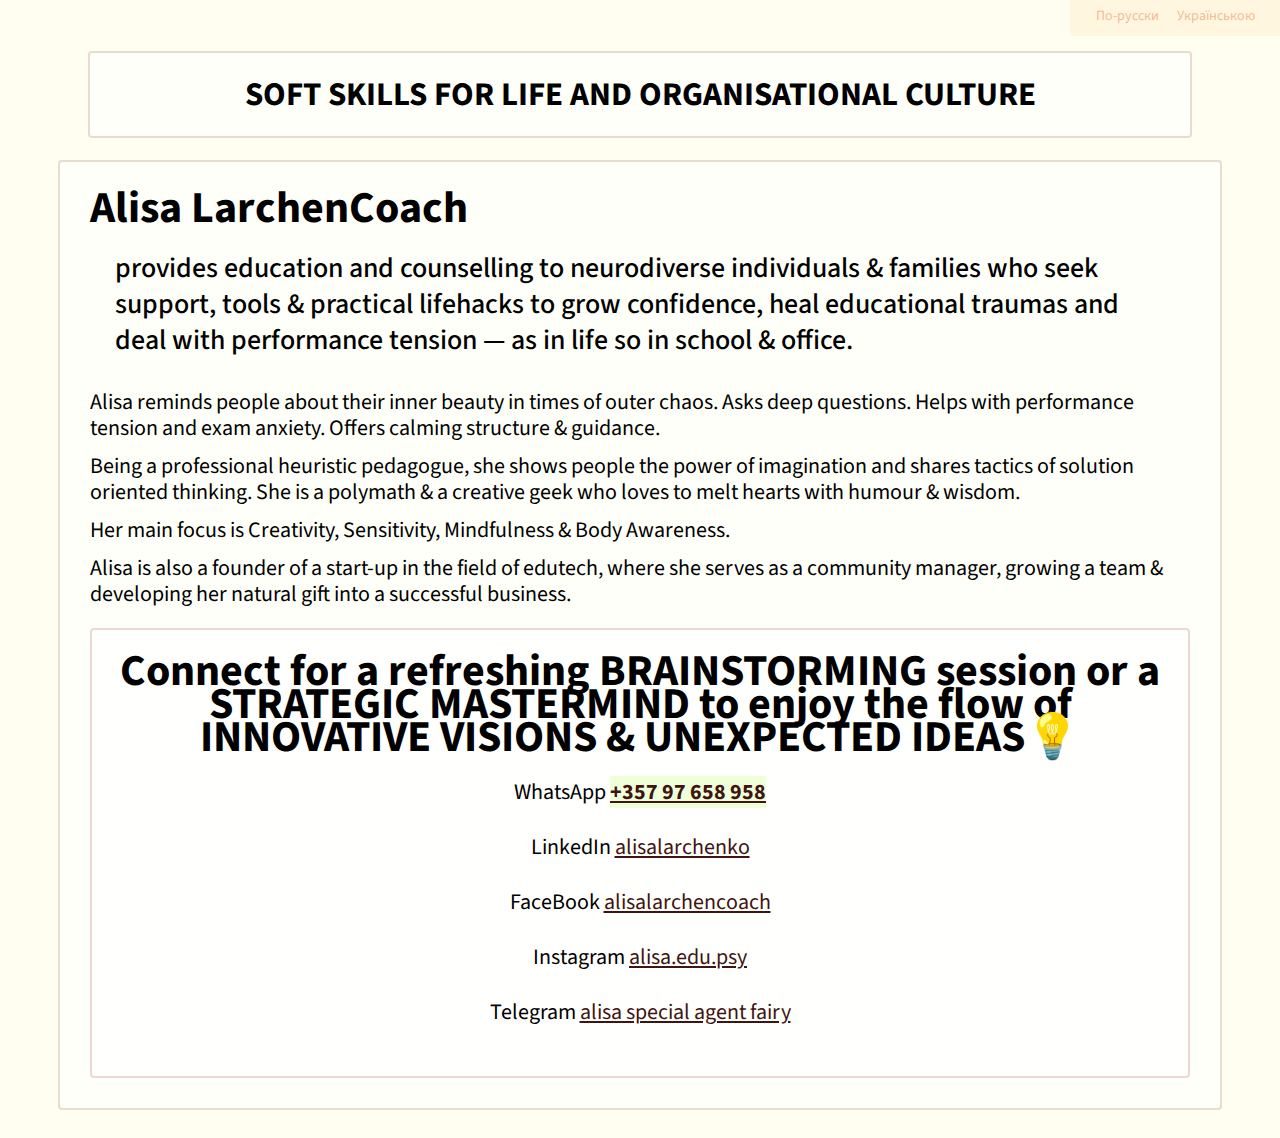
<file: index.html>
<!DOCTYPE html>
<html>
<head>
    <title>Alisa LarchenCoach</title>
    <link rel="preconnect" href="https://fonts.googleapis.com">
    <link rel="preconnect" href="https://fonts.gstatic.com" crossorigin>
    <link href="https://fonts.googleapis.com/css2?family=Source+Sans+3:ital,wght@0,200..900;1,200..900&display=swap" rel="stylesheet">  
    <link href="style.css" rel="stylesheet">
    <link href="style_desktop.css" rel="stylesheet" media="screen and (min-width: 968px)">
    <link href="style_mobile.css" rel="stylesheet" media="screen and (max-width: 967px)">
</head>
<body>
    <section id="language" class="flex">
        <div>
            <a href="/ru/">По-русски</a>
            &nbsp;&nbsp;&nbsp;&nbsp;
            <a href="/uk/">Українською</a>
        </div>
    </section>

    <section id="header" class="bg">
        <h2>SOFT SKILLS FOR LIFE AND ORGANISATIONAL CULTURE</h2>
    </section>

    <section id="about" class="bg">
    <div class="flex">
        <div class="column_text">
            <h1>Alisa LarchenCoach</h1>
            <p class="maintext">provides education and counselling to neurodiverse individuals & families who seek support, tools & practical lifehacks to grow confidence, heal educational traumas and deal with performance tension — as in life so in school & office.</p>
            <div class="maintext_comment">
                <p>Alisa reminds people about their inner beauty in times of outer chaos. Asks deep questions. Helps with performance tension and exam anxiety. Offers calming structure & guidance.</p>
                <p>Being a professional heuristic pedagogue, she shows people the power of imagination and shares tactics of solution oriented thinking. She is a polymath & a creative geek who loves to melt hearts with humour & wisdom.</p>
                <p>Her main focus is Creativity, Sensitivity, Mindfulness & Body Awareness.</p>
                <p>Alisa is also a founder of a start-up in the field of edutech, where she serves as a community manager, growing a team & developing her natural gift into a successful business.</p>
            </div>
             <div>
                   <section id="header" class="bg">
        <h1>Connect for a refreshing BRAINSTORMING session or a STRATEGIC MASTERMIND to enjoy the flow of INNOVATIVE VISIONS & UNEXPECTED IDEAS💡</h1>
                <p>WhatsApp <a href="tel:+35797658958"><b class="mark">+357 97 658 958</b></a></p>
                <p>LinkedIn <a href="https://www.linkedin.com/in/alisalarchenko/" target="\_blank" title="LinkedIn Profile">alisalarchenko</a></p>
                <p>FaceBook <a href="https://www.facebook.com/alisalarchencoach/" target="\_blank" title="FaceBook Profile">alisalarchencoach</a></p>
                <p>Instagram <a href="https://www.instagram.com/alisa.edu.psy/" target="\_blank" title="Instagram Profile">alisa.edu.psy</a></p>
                <p>Telegram <a href="https://t.me/lissenx" target="\_blank" title="Telegram Public">alisa special agent fairy</a></p>
            </div>
    </section>
            
</body>
</html>
</file>
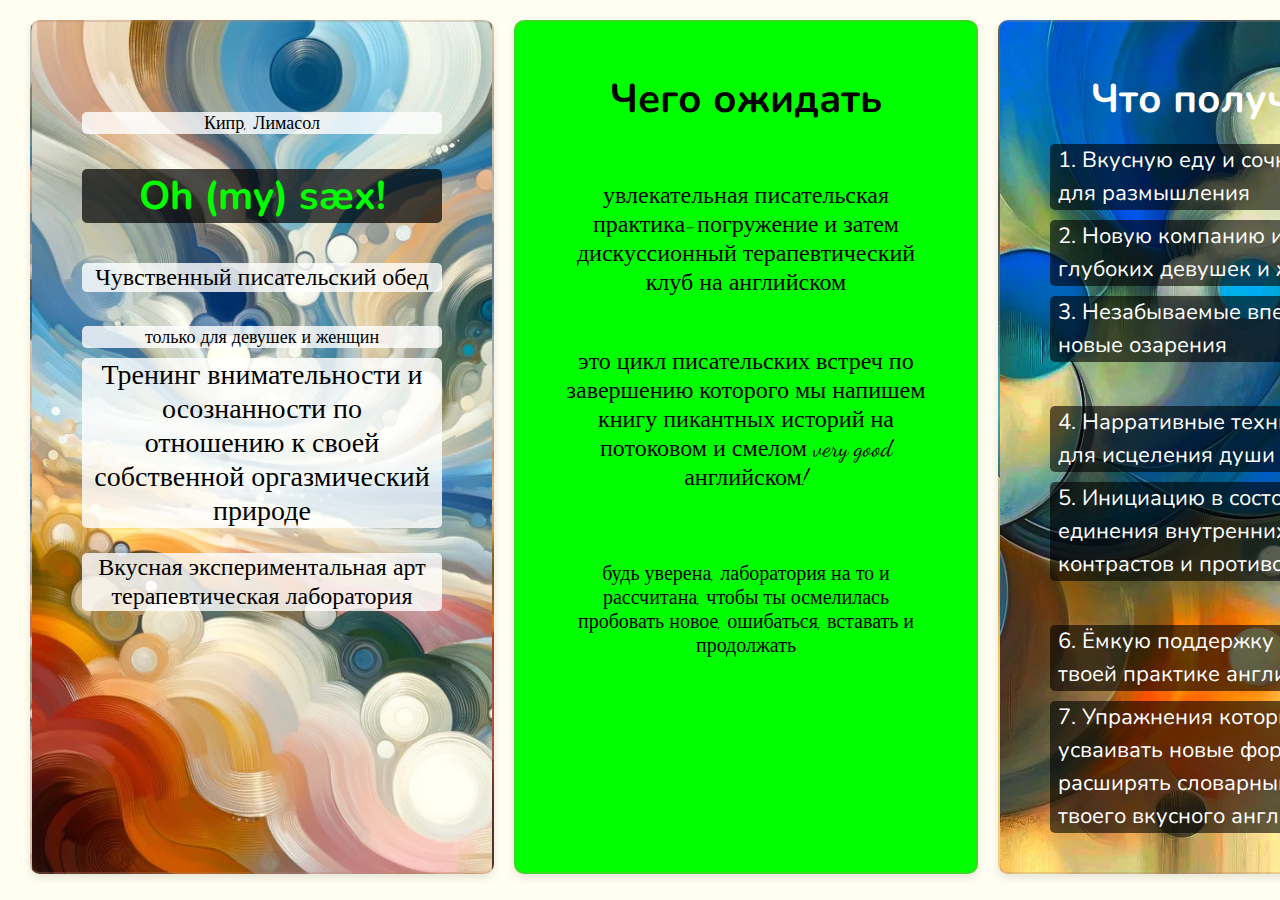
<file: ohmys_x/index.html>
<!DOCTYPE html>
<html lang="ru">
<head>
    <meta charset="UTF-8">
    <meta name="viewport" content="width=device-width, initial-scale=1.0">
    <title>Чувственный писательский обед "Oh (my) sæx!"</title>
    <style>
        @import url('https://fonts.googleapis.com/css2?family=Dancing+Script&display=swap');
        @import url('https://fonts.googleapis.com/css2?family=Nunito&display=swap');
        
        body {
            background-color: #FFFEF1;
            margin: 0; padding: 0;
            font-family: 'Nunito', 'Arial', sans-serif;
            font-size: large;
        }
        .card-container {
            display: flex;
            flex-direction: row;
            flex-wrap: nowrap;
            overflow-x: auto;
            padding: 0 20px;
            width: 3333px;
        }
        
        .align-left {
            text-align: left;
        }        
        

        .card {
            height: 790px; 
            width: 400px;
            background-color: white;
            border-radius: 10px;
            box-shadow: 0 4px 8px rgba(0, 0, 0, 0.1);
            border: 2px solid rgba(182, 135, 113, 0.3);    
            margin: 20px 10px;
            padding: 30px;
            overflow: hidden;
        }
        .card:hover {
            box-shadow: 0 0 30px rgba(80, 162, 255, 0.3);
        }        
        .card-content {
            padding: 20px;
            text-align: center;
        }
        .card h2, .card p {
            margin: 0;
        }
        .card h2{
            font-size: 40px;
        }
        .card p {
            margin-top: 10px;
            font-family: 'Dancing Script', cursive;
        }
        .card1 {
            background-image: url('card1.jpg'); 
            background-size: cover; 
            background-position: center; 
        }        
        .card2 {
            background-color: #00FF00; /* Зеленый фон для карточки 2 */
        }
        .card3 {
            background-image: url('card3.jpg'); 
            background-size: cover; 
            background-position: center; 
            color: white;
        }        
        .card4 {
            background-image: url('card4.jpg'); 
            background-size: cover; 
            background-position: center; 
        }        
        .card5 {
            background-color: #242424; 
            color: white;
        }
        .card6 {
            background-image: url('card6.jpg'); 
            background-color: rgba(233, 65, 255, 0.719); 
            background-size: cover; 
            background-position: center;             
        }

        .list-container ul {
            list-style: none;
            padding: 0;
        }
        .list-container li {
            background-color:  rgba(0,0,0,0.6);
            font-size:22px;
            line-height: 1.5;
            margin: 10px 0;
            padding: 0 8px;
            border-radius: 5px;
        }        


        .white-bg{
            background-color:  rgba(255,255,255,0.8);
            padding: 0 8px;
            border-radius: 5px;
        }
        .black-bg{
            background-color:  rgba(0, 0, 0, 0.7);
            padding: 0 8px;
            border-radius: 5px;
        }

        .ultragreen {
            color: #00FF00;
        }
        .hoverorange:hover {
            background-color: darkorange;
        }

    </style>

    <script>
        function openCard(card) {
            var i;
            var x = document.getElementsByClassName("card");
            for (i = 0; i < x.length; i++) {
                x[i].style.display = "none";
            }
            document.getElementById(card).style.display = "block";
        }
    
        document.addEventListener('DOMContentLoaded', function() {
            document.onwheel = function(e) {
                e.preventDefault();
            };

            document.onwheel = function(e) {
                e.preventDefault(); 
                const scrollAmount = e.deltaY * -1;
                window.scrollBy({ left: scrollAmount, behavior: 'smooth' });
            };
        });        
    </script>    
</head>
<body>
    <div class="card-container">
        <div class="card card1">
            <div class="card-content">
                <p class="white-bg"  style="margin-top: 40px;margin-bottom: 35px;">Кипр, Лимасол</p>     
                <h2 class="black-bg ultragreen">Oh (my) sæx!</h2>
                <p class="white-bg"  style="font-size: 24px;margin-top: 40px;">Чувственный писательский обед</p>
                <br/>
                <p class="white-bg" >только для девушек и женщин</p>
                <p class="white-bg"  style="font-size: 28px">Тренинг внимательности и осознанности по отношению к своей собственной оргазмический природе</p>
                <p  class="white-bg" style="font-size: 24px;  margin-top: 25px;">Вкусная экспериментальная арт терапевтическая лаборатория</p>
                           
            </div>
        </div>
        <div class="card card2">
            <div class="card-content">
                <h2>Чего ожидать</h2>
                <p style="font-size: 24px;  padding-top: 45px;">увлекательная писательская практика-погружение и затем дискуссионный терапевтический клуб на английском</p>
                <p style="font-size: 24px;  padding-top: 40px;">это цикл писательских встреч по завершению которого мы напишем книгу пикантных историй на потоковом и смелом very good английском!</p>
                <p style="font-size: 20px;  padding-top: 60px;">будь уверена, лаборатория на то и рассчитана, чтобы ты осмелилась пробовать новое, ошибаться, вставать и продолжать</p>
            </div>
        </div>
        <div class="card card3">
            <div class="card-content">
                <h2>Что получишь</h2>
                <div class="list-container align-left">
                    <ul>
                        <li>1. Вкусную еду и сочные темы
                            для размышления</li>
                        <li>2. Новую компанию интересных глубоких девушек и женщин</li>
                        <li>3. Незабываемые впечатления и новые озарения</li>
                        <br/>
                        <li>4. Нарративные техники письма для исцеления души</li>
                        <li>5. Инициацию в состояние единения внутренних контрастов и противоречий</li>
                        <br/>
                        <li>6. Ёмкую поддержку тебя в твоей практике английского</li>
                        <li>7. Упражнения которые помогут усваивать новые формы и расширять словарный запас твоего вкусного английского</li>
                    </ul>
                </div>
            </div>
        </div>
        <div class="card card4">
            <div class="card-content">
                <div class="align-left">
                    <p class="white-bg" style="font-size: 18px;  margin-top: 35px; margin-bottom: 35px;">пишем истории через которые проживаешь честность и соединяешь смыслы</p>                    
                </div>
                <h2  class="white-bg" >Реальное реалити</h2>
                <div class="align-left">
                    <p class="white-bg" style="font-size: 24px;  margin-top: 5px; ">рассматриваем изнутри свои разные архетипы и природные потребности, скрытые фантазии и табу</p>
                    <p class="white-bg" style="font-size: 18px;  margin-top: 35px;">лакомимся оргазмическими тортиками</p>
                    <p class="white-bg" style="font-size: 20px;  margin-top: 5px;">искушаем друг друга зачитать вслух свои результаты практики чувственного письма</p>
                    <p class="white-bg" style="font-size: 18px;  margin-top: 5px;">слушаем, не краснея!</p>
                    <p class="white-bg" style="font-size: 20px;  margin-top: 35px;">будет интересно, целительно и мощно</p>
                    <p class="white-bg" style="font-size: 28px;  margin-top: 5px;">каждая получит то, на что осмелится и решится</p>
                </div>
            </div>
        </div>
        <div class="card card5">
            <div class="card-content">
                <p style="padding-top: 30px;">Начало курса 25/05</p>
                <p>14:00 - 17:30</p>
                <p style="padding-top: 50px;">
                    <a href="https://maps.app.goo.gl/a5cN1Fm15tjpk3j99" target="_blank">
                        <img src="map.png" alt="Cyprus, Old Port Limassol, Shop 2, 3603" style="height: 200px;">
                    </a>
                </p>
                <p style="padding-top: 30px;">Кипр, Лимасол</p>
                <h2>Веганский ресторан Fresha</h2>
                <p></p><a style="color: white;"  href="https://www.instagram.com/fresha.cy/" target="_blank">instagram</a></p>
                <p style="font-size: 24px;  padding-top: 55px;">еда 25€ <br/>лаборатория 50€</p>
            </div>
        </div>                
        <div class="card card6">
            <div class="card-content">
                <p style="font-size: 18px;  padding-top: 90px; padding-bottom: 100px;">Количество мест ограничено. До 12 человек</p>
                <h2>Ты с нами?</h2>
                <p  class="white-bg hoverorange" style="font-size: 24px; margin-top: 140px; padding: 8px 0 15px;">➡️ <a style="color: black;"href="https://forms.gle/Xw8TFm2YRTUVjrRD7" target="_blank">форма регистрации</a></p>
            </div>
        </div>                
    </div>
</body>
</html>
</file>
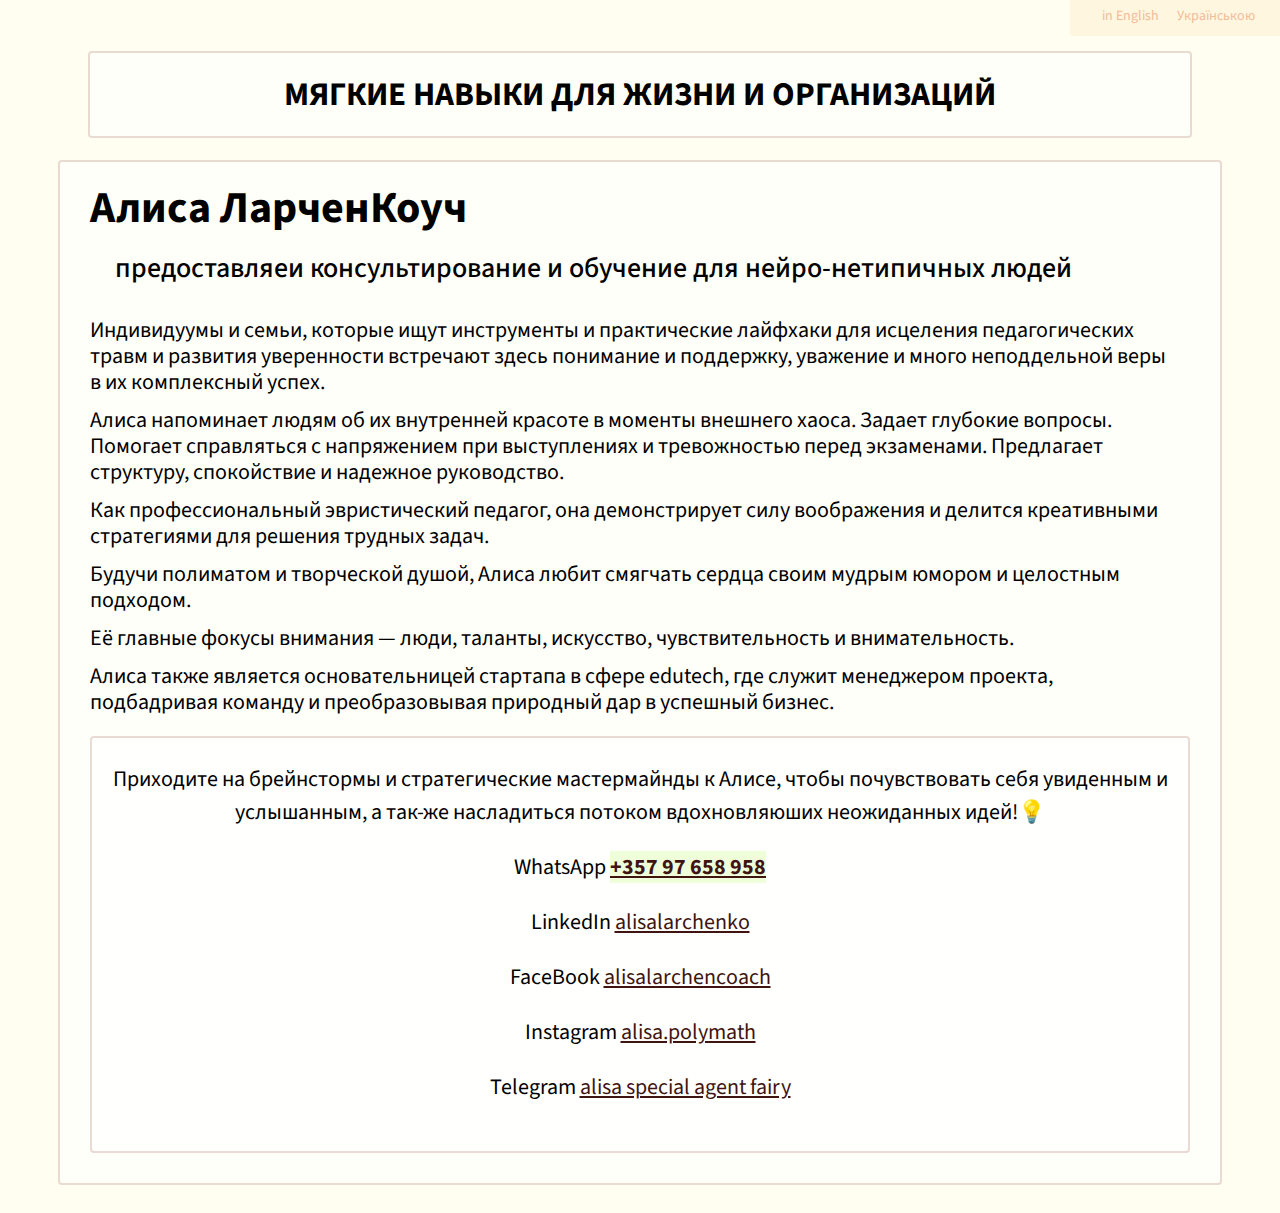
<file: ru/index.html>
<!DOCTYPE html>
<html>
<head>
    <title>АЛИСА ЛАРЧЕНКОУЧ</title>
    <link rel="preconnect" href="https://fonts.googleapis.com">
    <link rel="preconnect" href="https://fonts.gstatic.com" crossorigin>
    <link href="https://fonts.googleapis.com/css2?family=Source+Sans+3:ital,wght@0,200..900;1,200..900&display=swap" rel="stylesheet">  
    <link href="../style.css" rel="stylesheet">    
    <link href="../style_desktop.css" rel="stylesheet" media="screen and (min-width: 968px)">
    <link href="../style_mobile.css" rel="stylesheet" media="screen and (max-width: 967px)">    
</head>
<body>
    <section id="language" class="flex">
        <div>
            <a href="../">in English</a>
            &nbsp;&nbsp;&nbsp;&nbsp;
            <a href="../uk/">Українською</a>
        </div>
    </section>

    <section id="header" class="bg">
        <h2>МЯГКИЕ НАВЫКИ ДЛЯ ЖИЗНИ И ОРГАНИЗАЦИЙ</h2>
    </section>

    <section id="about" class="bg">
    <div class="flex">
        <div class="column_text">
            <h1>Алиса ЛарченКоуч</h1>              
            <p class="maintext">предоставляеи консультирование и обучение для нейро-нетипичных людей</p>
            <div class="maintext_comment">
                <p>Индивидуумы и семьи, которые ищут инструменты и практические лайфхаки для исцеления педагогических травм и развития уверенности встречают здесь понимание и поддержку, уважение и много неподдельной веры в их комплексный успех.</p>
                <p>Алиса напоминает людям об их внутренней красоте в моменты внешнего хаоса. Задает глубокие вопросы. Помогает справляться с напряжением при выступлениях и тревожностью перед экзаменами. Предлагает структуру, спокойствие и надежное руководство.</p>
                <p>Как профессиональный эвристический педагог, она демонстрирует силу воображения и делится креативными стратегиями для решения трудных задач.</p>
                <p>Будучи полиматом и творческой душой, Алиса любит смягчать сердца своим мудрым юмором и целостным подходом.</p>
                <p>Её главные фокусы внимания — люди, таланты, искусство, чувствительность и внимательность.</p>
                <p>Алиса также является основательницей стартапа в сфере edutech, где служит менеджером проекта, подбадривая команду и преобразовывая природный дар в успешный бизнес.</p>
            </div> 
            <div>
                   <section id="header" class="bg">
        <h0,5>Приходите на брейнстормы и стратегические мастермайнды к Алисе, чтобы почувствовать себя увиденным и услышанным, а так-же насладиться потоком вдохновляюших неожиданных идей!💡</h0,5>
                <p>WhatsApp <a href="tel:+35797658958"><b class="mark">+357 97 658 958</b></a></p>
                <p>LinkedIn <a href="https://www.linkedin.com/in/alisalarchenko/" target="\_blank" title="LinkedIn Profile">alisalarchenko</a></p>
                <p>FaceBook <a href="https://www.facebook.com/alisalarchencoach/" target="\_blank" title="FaceBook Profile">alisalarchencoach</a></p>
                <p>Instagram <a href="https://www.instagram.com/alisa.polymath/" target="\_blank" title="Instagram Profile">alisa.polymath</a></p>
                <p>Telegram <a href="https://t.me/lissenx" target="\_blank" title="Telegram Public">alisa special agent fairy</a></p>
            </div>            
    </section>
    

</body>
</html>
</file>
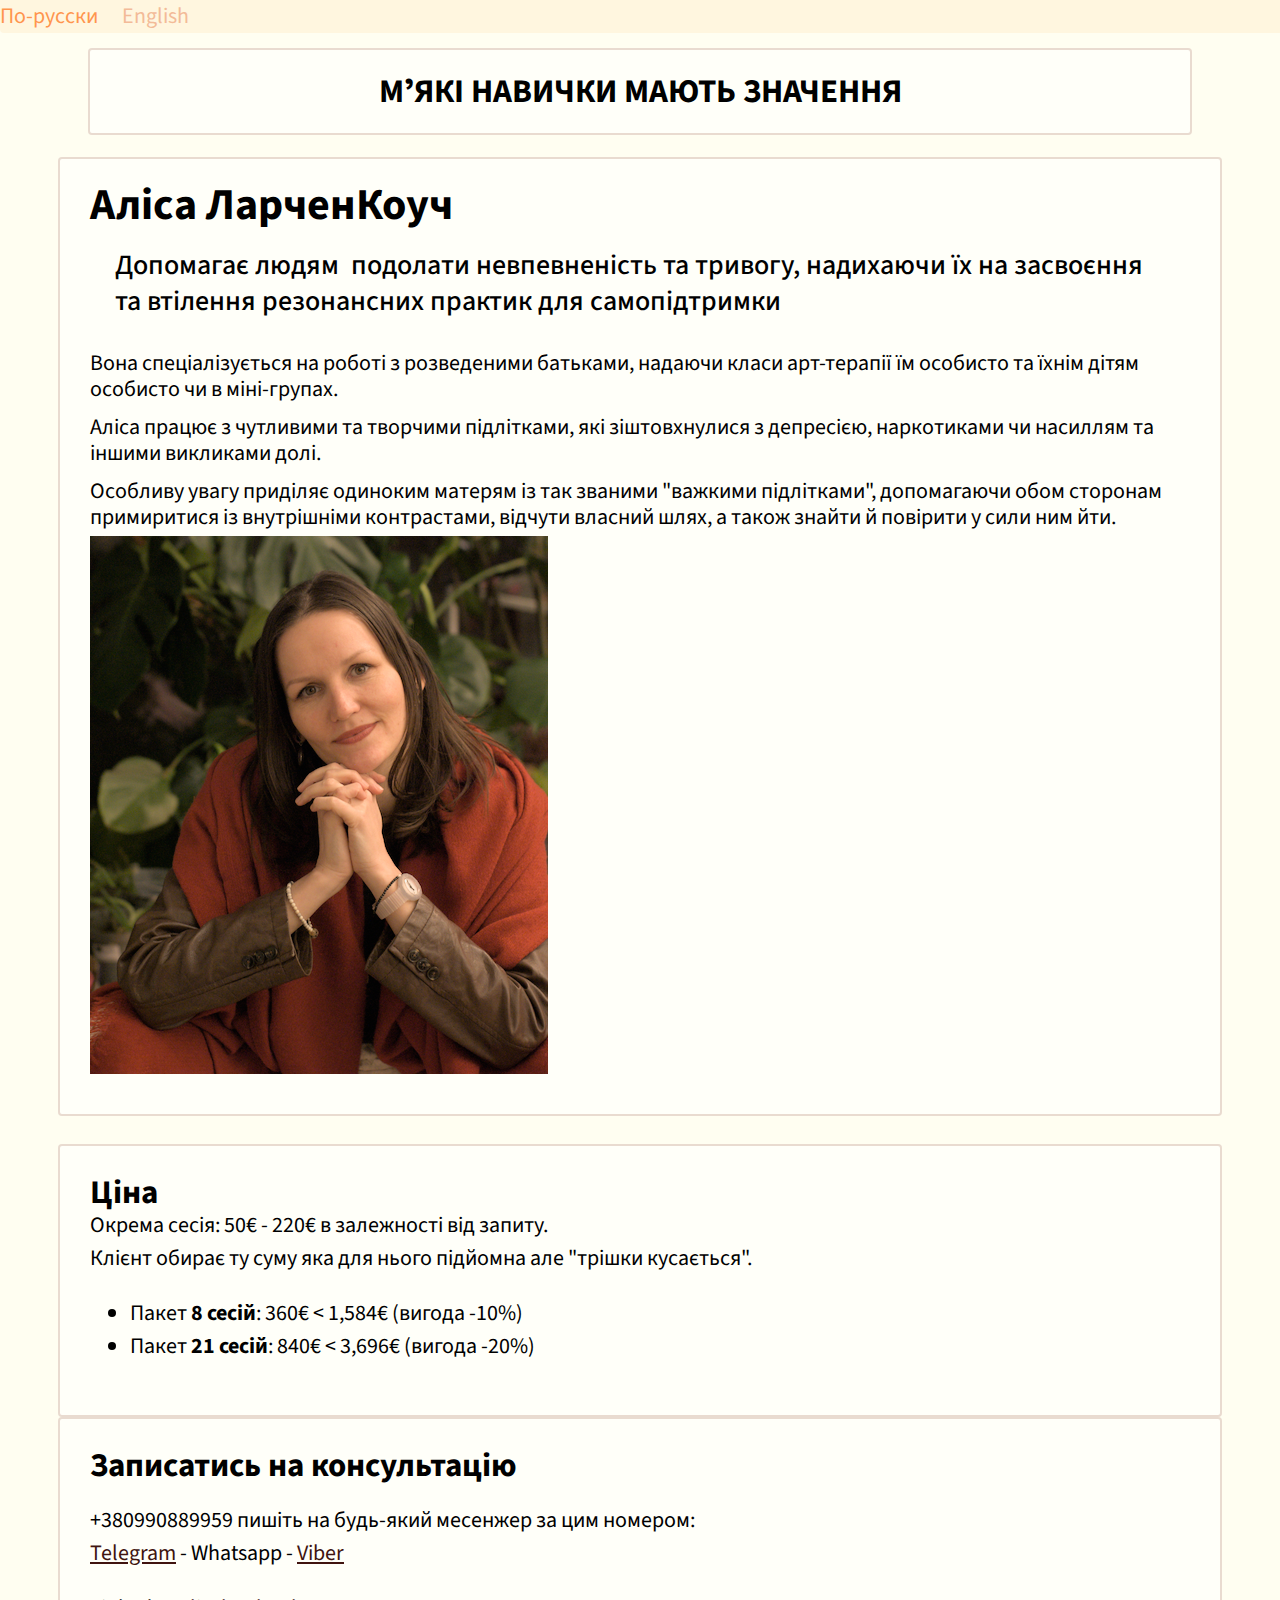
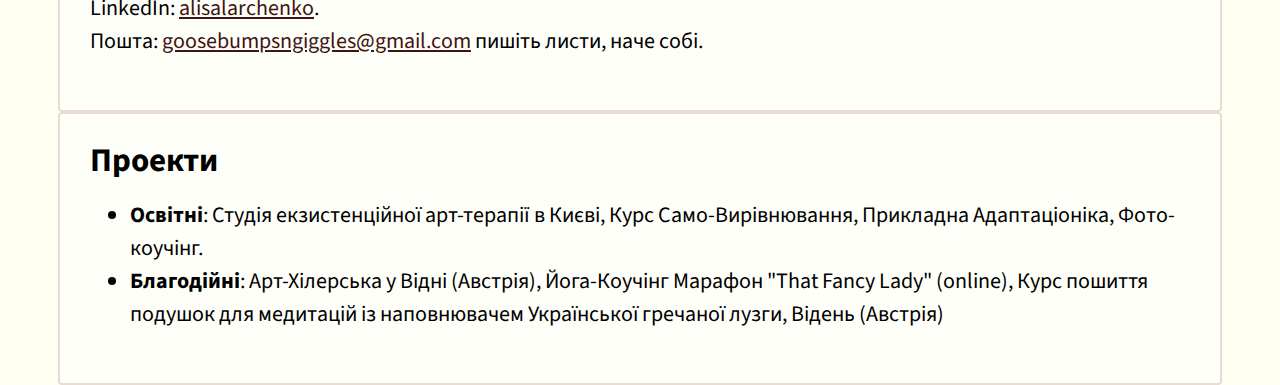
<file: ua/index.html>
<!DOCTYPE html>
<html>
<head>
    <title>АЛІСА ЛАРЧЕНКОУЧ</title>
    <link rel="preconnect" href="https://fonts.googleapis.com">
    <link rel="preconnect" href="https://fonts.gstatic.com" crossorigin>
    <link href="https://fonts.googleapis.com/css2?family=Source+Sans+3:ital,wght@0,200..900;1,200..900&display=swap" rel="stylesheet">  
    <link href="../style.css" rel="stylesheet">    
</head>
<body>
    <section id="language" class="flex">
        <div>
            <a href="../ru/">По-русски</a>
            &nbsp;&nbsp;&nbsp;&nbsp;
            <a href="../">English</a>
        </div>
    </section>

    <section id="header" class="bg">
        <h2>МʼЯКІ НАВИЧКИ МАЮТЬ ЗНАЧЕННЯ</h2>
    </section>

    <section id="about" class="bg">
    <div class="flex">
        <div class="column_text">
            <h1>Аліса ЛарченКоуч</h1>              
            <p class="maintext">Допомагає людям &nbsp;подолати невпевненість та тривогу, надихаючи їх на засвоєння та втілення резонансних практик для самопідтримки</p>
            <div class="maintext_comment">
                <p>Вона спеціалізується на роботі з розведеними батьками, надаючи класи арт-терапії їм особисто та їхнім дітям особисто чи в міні-групах. </p>                
                <p>Аліса працює з чутливими та творчими підлітками, які зіштовхнулися з депресією, наркотиками чи насиллям та іншими викликами долі. </p>
                <p>Особливу увагу приділяє одиноким матерям із так званими "важкими підлітками", допомагаючи обом сторонам примиритися із внутрішніми контрастами, відчути власний шлях, а також знайти й повірити у сили ним йти.</p>
            </div>
        </div>
        <div class="column_photo">
            <img src="../larchencoach.png" alt="Фото">
        </div>        
    </div>
    </section>             

    <div class="container2">
        <section id="pricing" class="bg">
            <h2>Ціна</h2>
            <div class="price">Окрема сесія: 50€ - 220€ в залежності від запиту. <br/>Клієнт обирає ту суму яка для нього підйомна але "трішки кусається".                   
                <ul>
                    <li>Пакет <b>8 сесій</b>: 360€ < 1,584€ (вигода -10%)</li>
                    <li>Пакет <b>21 сесій</b>: 840€ < 3,696€ (вигода -20%)</li>
                </ul>
            </div>
        </section>
        <section id="contacts" class="bg">
            <h2>Записатись на консультацію</h2>
            <p>+380990889959 пишіть на будь-який месенжер за цим номером: <br><a href="https://t.me/+380990889959" target="_blank" title="Профіль Telegram">Telegram</a> - Whatsapp - <a href="viber://chat?number=+380990889959"  target="_blank">Viber</a></p>
            <p>LinkedIn: <a href="https://www.linkedin.com/in/alisalarchenko/" target="_blank" title="Профіль LinkedIn">alisalarchenko</a>.<br>Пошта: <a href="mailto:goosebumpsngiggles@gmail.com">goosebumpsngiggles@gmail.com</a> пишіть листи, наче собі.</p>
        </section>  
    </div>

    <section id="projects" class="bg">
        <h2>Проекти</h2>
        <ul>
            <li><b>Освітні</b>: Студія екзистенційної арт-терапії в Києві,       Курс Cамо-Bирівнювання, Прикладна Адаптаціоніка, Фото-коучінг.</li>
            <li><b>Благодійні</b>: Арт-Хілерська у Відні (Австрія),
                Йога-Коучінг Марафон "That Fancy Lady" (online),
                Курс пошиття подушок для медитацій із наповнювачем Української гречаної лузги, Відень (Австрія)</li>
        </ul>
    </section>    


</body>
</html>
</file>
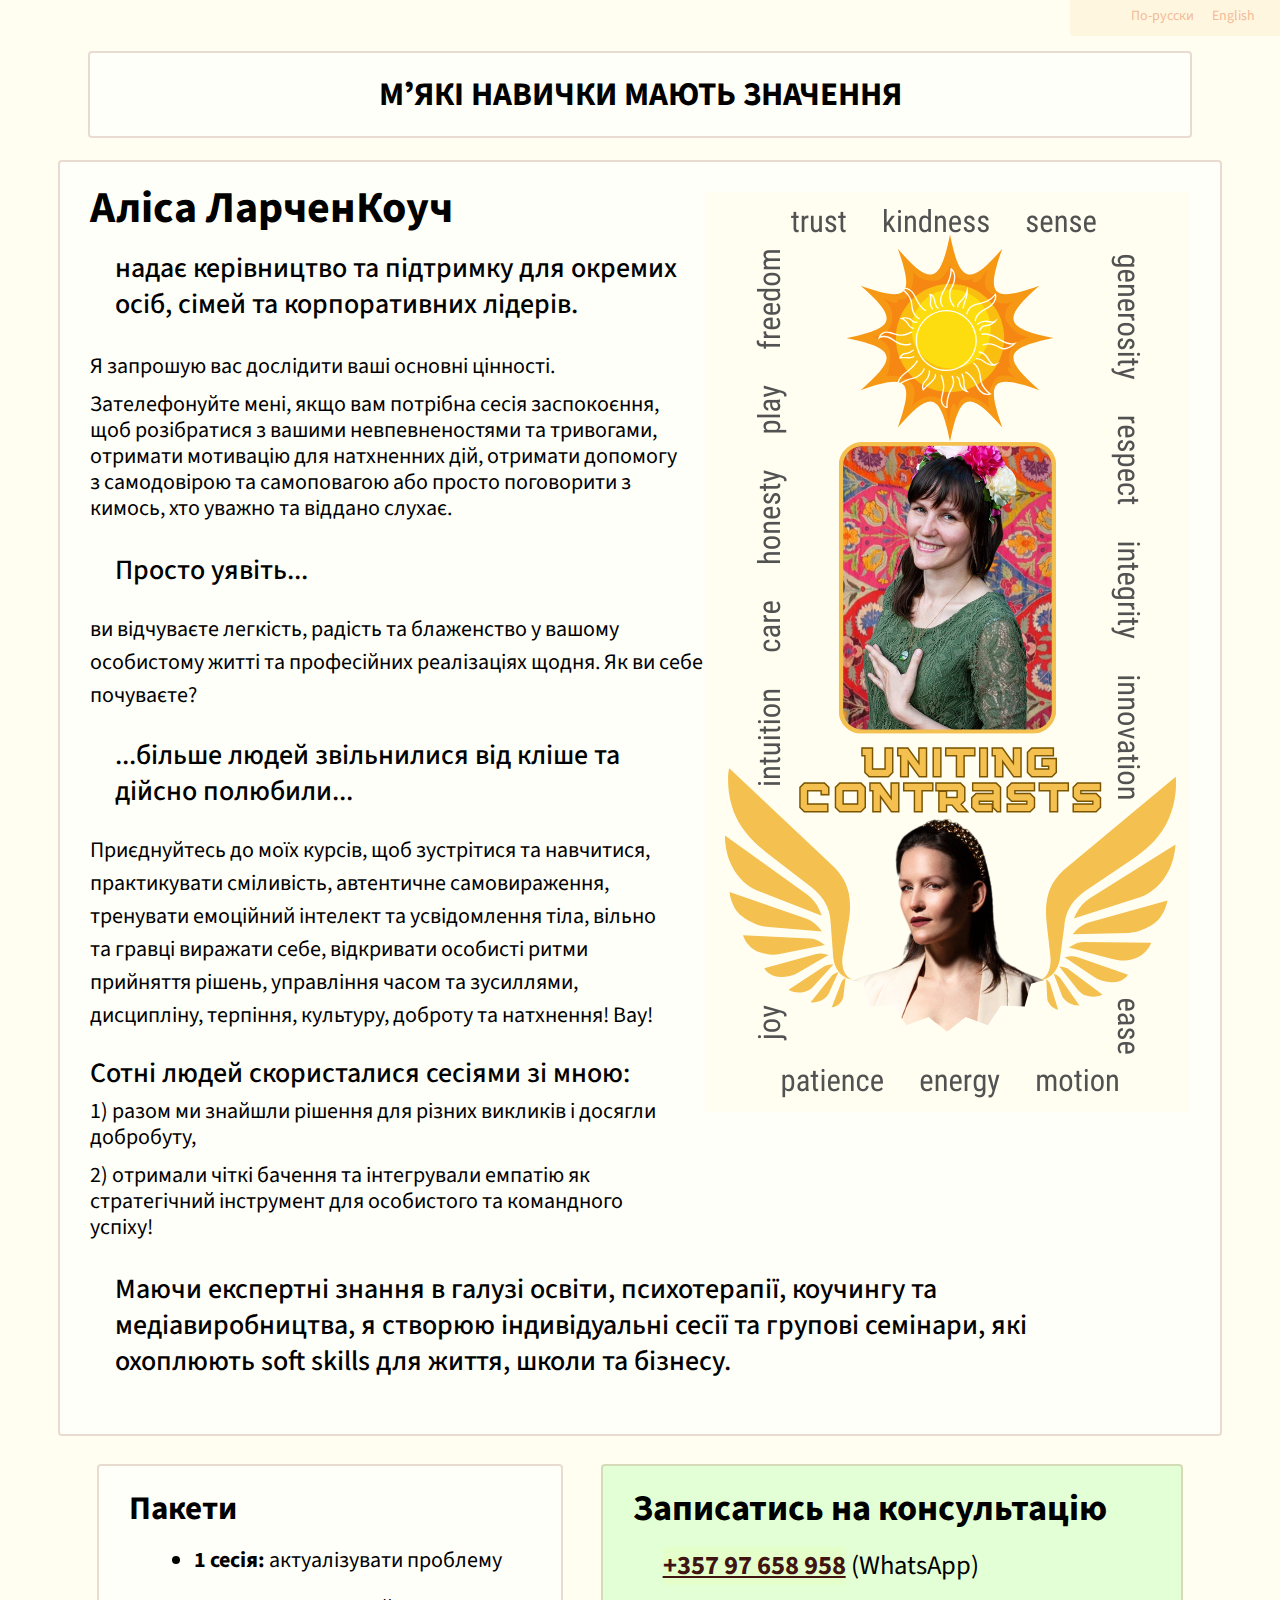
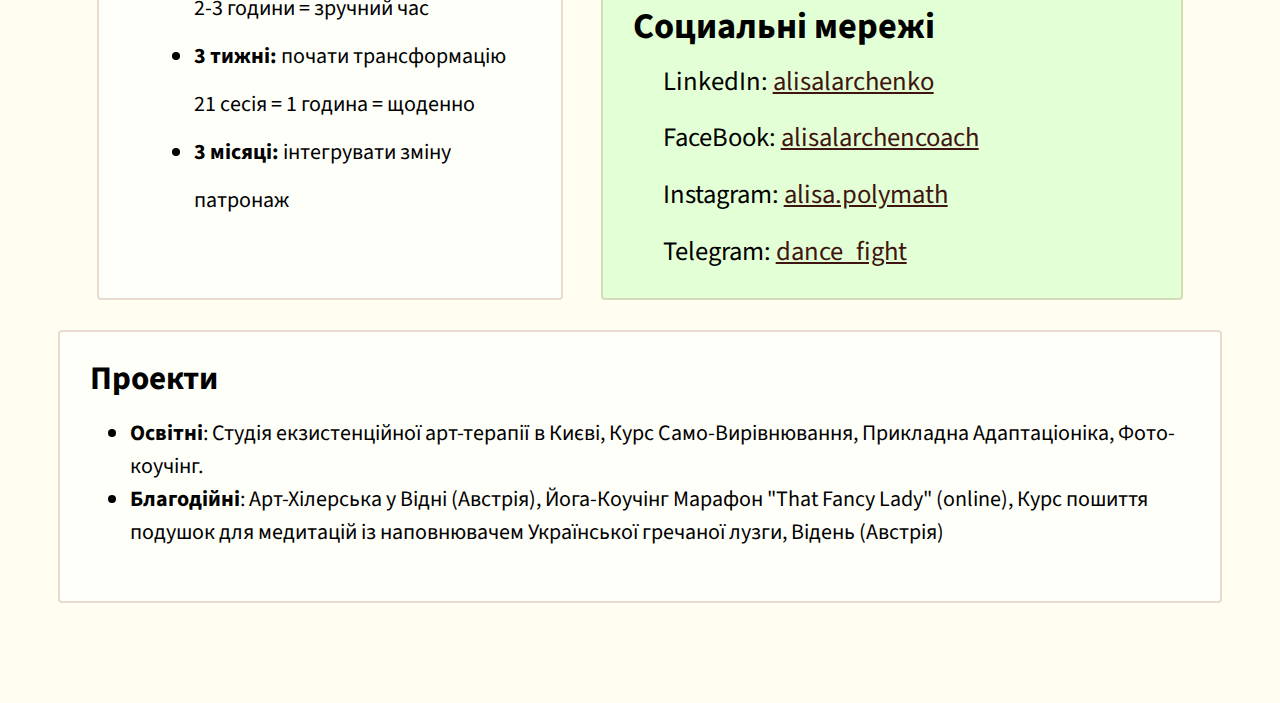
<file: uk/index.html>
<!DOCTYPE html>
<html>
<head>
    <title>АЛІСА ЛАРЧЕНКОУЧ</title>
    <link rel="preconnect" href="https://fonts.googleapis.com">
    <link rel="preconnect" href="https://fonts.gstatic.com" crossorigin>
    <link href="https://fonts.googleapis.com/css2?family=Source+Sans+3:ital,wght@0,200..900;1,200..900&display=swap" rel="stylesheet">  
    <link href="../style.css" rel="stylesheet">    
    <link href="../style_desktop.css" rel="stylesheet" media="screen and (min-width: 968px)">
    <link href="../style_mobile.css" rel="stylesheet" media="screen and (max-width: 967px)">    
</head>
<body>
    <section id="language" class="flex">
        <div>
            <a href="../ru/">По-русски</a>
            &nbsp;&nbsp;&nbsp;&nbsp;
            <a href="../">English</a>
        </div>
    </section>

    <section id="header" class="bg">
        <h2>МʼЯКІ НАВИЧКИ МАЮТЬ ЗНАЧЕННЯ</h2>
    </section>

    <section id="about" class="bg">
    <div class="flex">
        <div class="column_text">
            <h1>Аліса ЛарченКоуч</h1>              
            
            <p class="maintext">надає керівництво та підтримку для окремих осіб, сімей та корпоративних лідерів.</p>

           <div class="maintext_comment">

               <p>Я запрошую вас дослідити ваші основні цінності.</p>

               <p>Зателефонуйте мені, якщо вам потрібна сесія заспокоєння, щоб розібратися з вашими невпевненостями та тривогами, отримати мотивацію для натхненних дій, отримати допомогу з самодовірою та самоповагою

                   або просто поговорити з кимось, хто уважно та віддано слухає.</p>

           </div>

           <div>

               <p class="maintext">Просто уявіть...</p>

               <p>ви відчуваєте легкість, радість та блаженство у вашому особистому житті та професійних реалізаціях щодня. Як ви себе почуваєте?</p>

               <p class="maintext">...більше людей звільнилися від кліше та дійсно полюбили...</p>

               <p class="maintext_narrow">Приєднуйтесь до моїх курсів, щоб зустрітися та навчитися, практикувати сміливість, автентичне самовираження, тренувати емоційний інтелект та усвідомлення тіла, вільно та гравці виражати себе, відкривати особисті ритми прийняття рішень, управління часом та зусиллями, дисципліну, терпіння, культуру, доброту та натхнення! Вау! </p>

           </div>

           <div class="maintext_comment">

               <p class="maintext">Сотні людей скористалися сесіями зі мною:</p>

               <p>1) разом ми знайшли рішення для різних викликів і досягли добробуту,</p>

               <p>2) отримали чіткі бачення та інтегрували емпатію як стратегічний інструмент для особистого та командного успіху!</p>

           </div>
        </div>
        <div class="column_photo_tall">
            <img width="485" src="../img/920 perfect.png" alt="Alisa photo">
        </div>     
    </div>
    <div class="end_text">
        <p class="maintext">Маючи експертні знання в галузі освіти, психотерапії, коучингу та медіавиробництва, я створюю індивідуальні сесії та групові семінари, які охоплюють soft skills для життя, школи та бізнесу.</p>
    </div>   
    </section>             

    <div class="container2">
        <section id="pricing" class="bg">
            <h2>Пакети</h2>
            <div class="price">
                <ul>
                    <li><b>1 сесія:</b> актуалізувати проблему
                         <p>2-3 години = зручний час</p></li>
                    <li><b>3 тижні:</b> почати трансформацію
                         <p>21 сесія = 1 година = щоденно</p></li>
                    <li><b>3 місяці:</b> інтегрувати зміну
                         <p>патронаж</p></li>
                </ul>
            </div>
        </section>
        <section id="contacts" class="bg">
            <h2>Записатись на консультацію</h2>
            <div style="padding: 2px 30px 7px;">
                <p><a href="tel:+35797658958"><b class="mark">+357 97 658 958</b></a> (WhatsApp)</p>
            </div>

            <h2>Социальні мережі</h2>
            <div style="padding-left: 30px;">
                <p>LinkedIn: <a href="https://www.linkedin.com/in/alisalarchenko/" target="\_blank" title="LinkedIn Profile">alisalarchenko</a></p>
                <p>FaceBook: <a href="https://www.facebook.com/alisalarchencoach/" target="\_blank" title="FaceBook Profile">alisalarchencoach</a></p>
                <p>Instagram: <a href="https://www.instagram.com/alisa.polymath/" target="\_blank" title="Instagram Profile">alisa.polymath</a></p>
                <p>Telegram: <a href="https://t.me/dance_fight" target="\_blank" title="Telegram Public">dance_fight</a></p>
            </div>   
        </section>  
    </div>

    <section id="projects" class="bg">
        <h2>Проекти</h2>
        <ul>
            <li><b>Освітні</b>: Студія екзистенційної арт-терапії в Києві,       Курс Cамо-Bирівнювання, Прикладна Адаптаціоніка, Фото-коучінг.</li>
            <li><b>Благодійні</b>: Арт-Хілерська у Відні (Австрія),
                Йога-Коучінг Марафон "That Fancy Lady" (online),
                Курс пошиття подушок для медитацій із наповнювачем Української гречаної лузги, Відень (Австрія)</li>
        </ul>
    </section>    


</body>
</html>
</file>
<file: style.css>
body {
    font-family: "Source Sans 3", sans-serif;
    font-optical-sizing: auto;
    background-color: white;
    color: black;
    padding: 0; margin: 0;
    font-size: 22px;
    line-height: 150%;
    background: #FFFEF1;
    /* background: linear-gradient(0deg, rgb(124, 56, 25) 0%, rgba(235,168,126,1) 100%) repeat fixed center / cover;      */
}

h1, h2 { margin: 0; }

a  {   color: #401410;}
a:hover {   color: #BF4136;}
a:active {   color: #732817; }

.bg {
    background: rgba(255, 255, 255, 0.6);
    border: 2px solid rgba(182, 135, 113, 0.3);    
    border-radius: 4px;
    max-width: 1100px;
    margin: 0 auto;
    padding: 30px;
}

#language a {
    color: rgb(243, 187, 152);
    text-decoration: none;
}
#language a:hover {
    color: rgb(255, 149, 78);
}
#language a:active {
    color: rgb(211, 200, 198)
}

#language > div {
    background: #fff6df;
    border-bottom-left-radius: 4px;
}


.lang_fix{
    margin-top: -10px;    
}
#header {
    margin-top: 15px;
    padding: 25px 0;
    text-align: center;
}


/* */

#about {
    margin-top: 22px;
    margin-bottom: 28px;
}

.maintext{
    font-size: 28px;
    font-weight: 500;
    line-height: 36px;
    margin: 25px 25px;
}
.maintext_comment p {
    padding: 6px 0;
    line-height: 26px;
    margin: 0;
    margin-right: 20px;
}
.maintext_narrow {
    margin-right: 35px;
}

.column_photo_tall img { border-radius: 4px; }
</file>
<file: style_desktop.css>
.flex {    
    display: flex;
} 

#language {
    margin: 0;   padding: 0;
    justify-content: flex-end;     
}
#language > div {
    height: 36px;
    justify-content: flex-end; 
    width: 185px;
    font-size: 14px;
    padding-right: 25px;
    text-align: right;
}


.column_text {
    justify-content: center;
}
.column_photo {
    width: 458px;
    height: 538px;          
    justify-content: center;
}
.column_photo_tall {
    width: 490px;
    height: 922px;     
    justify-content: center;     
}

/* */

.container2 {    
    display: flex;
    max-width: 1100px;
    margin: 0 auto;
} 
#contacts {
    background: rgba(209, 255, 195, 0.6);
    width: 518px;
    font-size: 110%;
    justify-content: center;   
    padding-bottom: 5px; 
    line-height: 26px;
}        
#contacts p {
    font-size: 110%;
    line-height: 30px;
}       
.mark{
    background-color:  rgba(229, 255, 195, 0.6);
} 
#pricing {
    justify-content: center;    
    margin-right: 30px;  
    line-height: 26px;
}
.price{
    margin: 25px 25px;
}

/* */

#projects {
    margin-top: 30px;
    margin-bottom: 100px;
}
</file>
<file: style_mobile.css>
.flex {    
    display: block; /* Изменено с flex на block для одноколоночного макета */
} 

.bg{
    margin: 2px 25px;
}

#language {
    margin: 0;   padding: 0;
    text-align: right; /* Изменено с justify-content на text-align для одноколоночного макета */     
}
#language > div {
    height: 36px;
    text-align: center; /* Изменено с justify-content на text-align для одноколоночного макета */
    width: 100%; /* Изменено с 185px на 100% для одноколоночного макета */
    font-size: 14px;
}

.column_text {
    text-align: center; /* Изменено с justify-content на text-align для одноколоночного макета */
}

.column_photo {
    width: 100%; /* Изменено с 458px на 100% для одноколоночного макета */
    height: auto; /* Изменено с 538px на auto для одноколоночного макета */          
    text-align: center; /* Изменено с justify-content на text-align для одноколоночного макета */
}
.column_photo_tall {
    width: 100%; /* Изменено с 490px на 100% для одноколоночного макета */
    height: auto; /* Изменено с 922px на auto для одноколоночного макета */     
    text-align: center; /* Изменено с justify-content на text-align для одноколоночного макета */     
}

/* */

.container2 {    
    display: block; /* Изменено с flex на block для одноколоночного макета */
} 
#contacts {
    background: rgba(209, 255, 195, 0.6);
    text-align: center; /* Изменено с justify-content на text-align для одноколоночного макета */   
    padding-bottom: 5px; 
    line-height: 26px;
}        
#contacts p {
    font-size: 120%;
    line-height: 30px;
}  
#pricing {
    text-align: center; /* Изменено с justify-content на text-align для одноколоночного макета */    

    line-height: 26px;
}
.price{
    margin: 25px 25px;
}

/* */

#projects {
    margin-top: 30px;
    margin-bottom: 100px;
}
</file>
